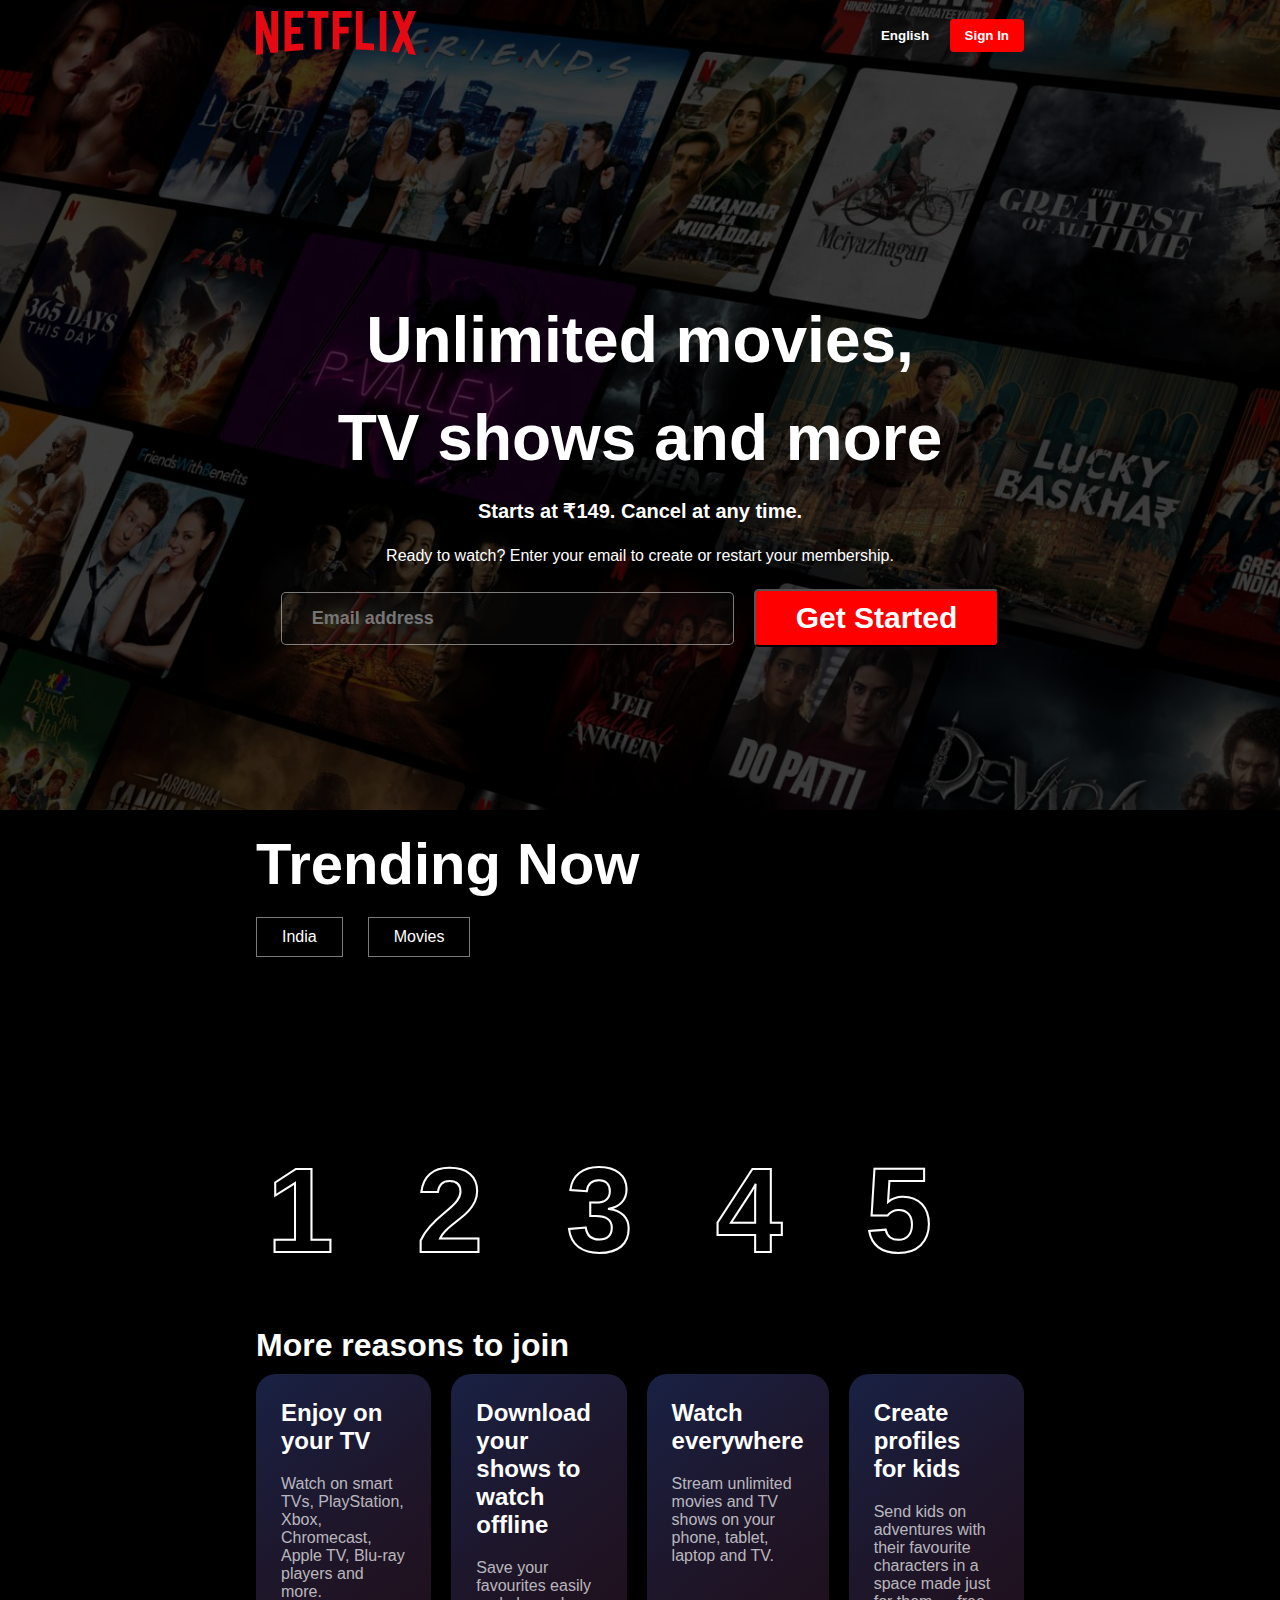
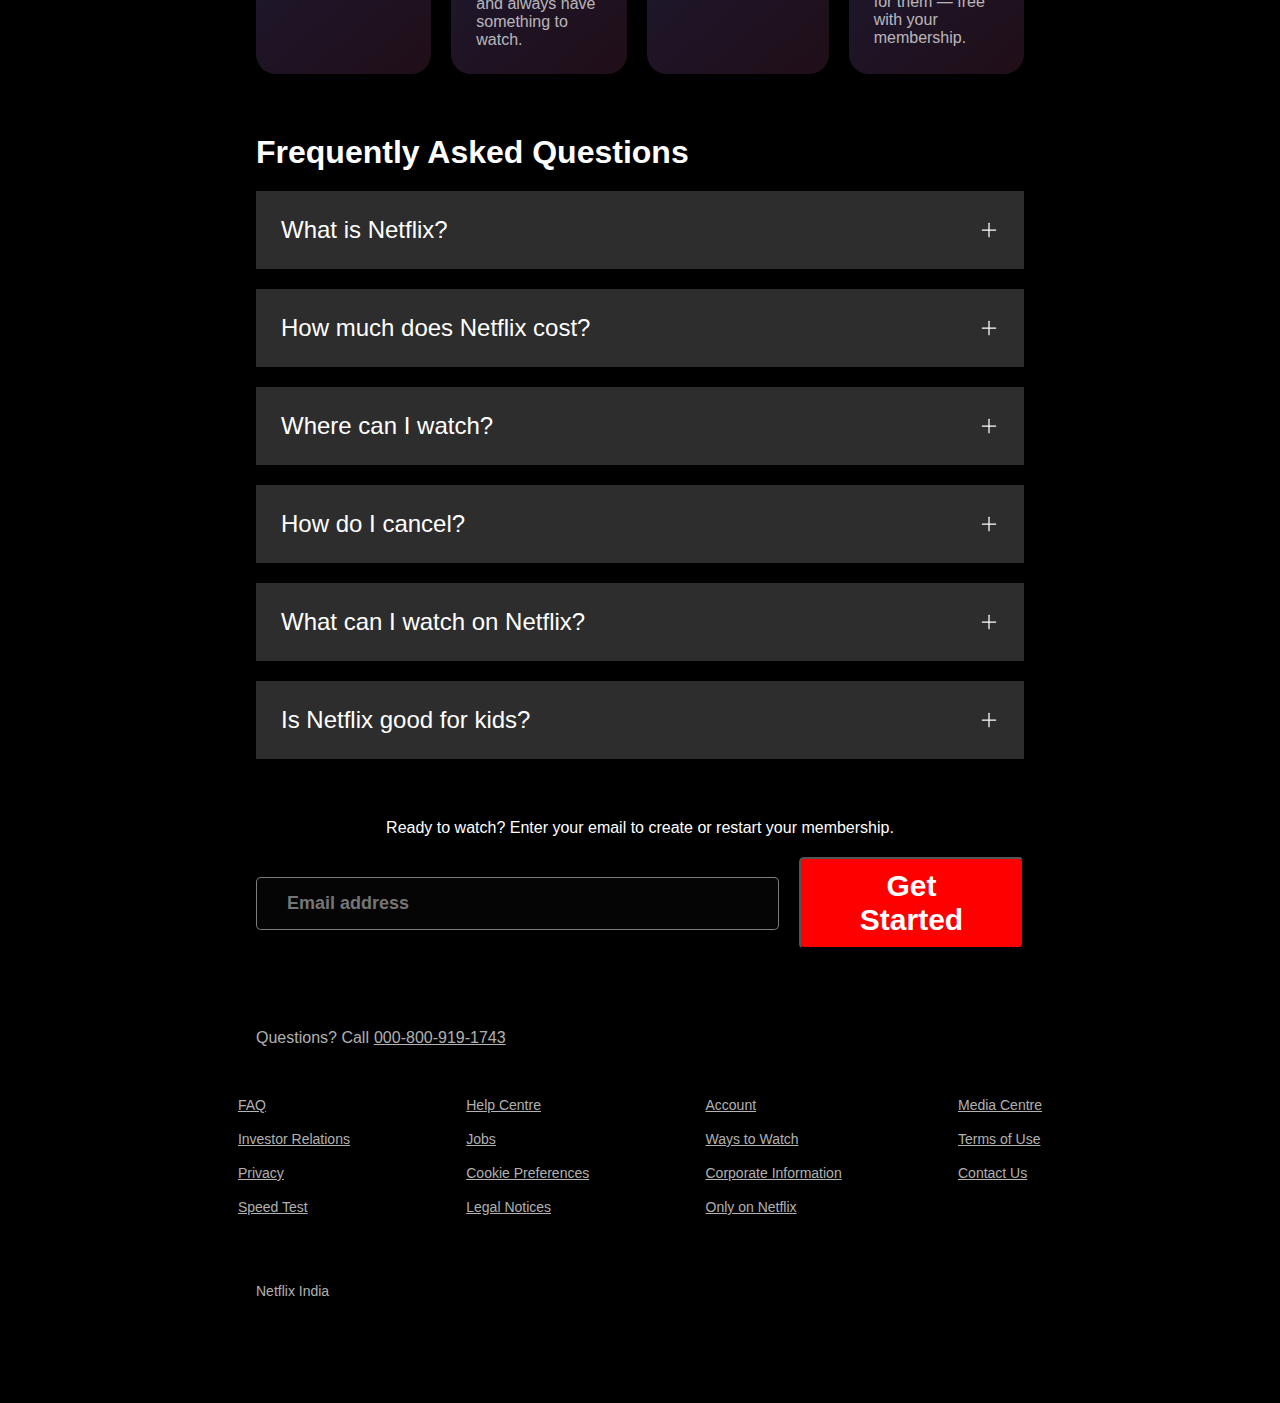
<file: Netflix clone/index.html>
<!DOCTYPE html>
<html lang="en">

<head>
    <meta charset="UTF-8">
    <meta name="viewport" content="width=device-width, initial-scale=1.0">
    <title>Netflix India – Watch TV Shows Online, Watch Movies Online</title>
    <link rel="stylesheet" href="styles.css">
    <link rel="icon" type="image/png" href="favicon.ico">
</head>

<body>
    <div class="main">
        <nav>
            <span><img src="logo.svg" width="150"></span>
            <div class="btn">
                <button class="eng">English</button>
                <button>Sign In</button>
            </div>
        </nav>
        <div class="box">
            <!-- a black box -->
        </div>
        <div class="texts">
            <span>Unlimited movies, </span>
            <span>TV shows and more</span>
            <span> Starts at ₹149. Cancel at any time.</span>
            <span>Ready to watch? Enter your email to create or restart your membership. </span>

            <div class="email">
                <input type="email" placeholder="Email address">
                <button>Get Started </button>
            </div>

        </div>
    </div>
    <!-- a color line -->
    <!-- <div class="line1">
            
           </div>
           -->
    <section>

        <div class="tex">
            <h1>Trending Now</h1>

        </div>


        <!-- two button -->
        <div class="two-btn">
            <button class="buttons">India</button>
            <button class="buttons">Movies</button>
        </div>

        <div class="imagesecton">

            <div class="first-img ">
                <span class="first-font font">1</span>
            </div>

            <div class="first-img2">
                <span class="first-font2 font">2</span>

            </div>
            <div class="first-img3">
                <span class="first-font3 font">3</span>

            </div>
            <div class="first-img4">
                <span class="first-font4 font">4</span>

            </div>
            <div class="first-img5">
                <span class="first-font5 font">5</span>

            </div>
        </div>


        <div class="box-section">
            <h1 class="box-title">More reasons to join</h1>

            <div class="designofbox">
                <div class="boxes1">
                    <h3 class="box1text">Enjoy on your TV</h3>
                    <p class="pbox1text">Watch on smart TVs, PlayStation, Xbox, Chromecast, Apple TV, Blu-ray players
                        and more.</p>

                </div>


                <div class="boxes2">
                    <h3 class="box1text">Download your shows to watch offline</h3>
                    <p class="pbox1text">Save your favourites easily and always have something to watch.</p>
                </div>


                <div class="boxes3">
                    <h3 class="box1text">Watch everywhere</h3>
                    <p class="pbox1text">Stream unlimited movies and TV shows on your phone, tablet, laptop and TV.</p>
                </div>


                <div class="boxes4">
                    <h3 class="box1text">Create profiles for kids</h3>
                    <p class="pbox1text">Send kids on adventures with their favourite characters in a space made just
                        for them — free with your membership.</p>
                </div>


            </div>
        </div>
    </section>

    <section class="rect">

        <h2>Frequently Asked Questions</h2>
        <div class="recttitle">What is Netflix?
            <svg xmlns="http://www.w3.org/2000/svg" viewBox="0 0 24 24" width="20" height="20" color="white"
                fill="none">
                <path d="M12 4V20" stroke="currentColor" stroke-width="1.5" stroke-linecap="round"
                    stroke-linejoin="round" />
                <path d="M4 12H20" stroke="currentColor" stroke-width="1.5" stroke-linecap="round"
                    stroke-linejoin="round" />
            </svg>
        </div>
        <div class="recttitle">How much does Netflix cost?
            <svg xmlns="http://www.w3.org/2000/svg" viewBox="0 0 24 24" width="20" height="20" color="white"
                fill="none">
                <path d="M12 4V20" stroke="currentColor" stroke-width="1.5" stroke-linecap="round"
                    stroke-linejoin="round" />
                <path d="M4 12H20" stroke="currentColor" stroke-width="1.5" stroke-linecap="round"
                    stroke-linejoin="round" />
            </svg>
        </div>
        <div class="recttitle">Where can I watch?
            <svg xmlns="http://www.w3.org/2000/svg" viewBox="0 0 24 24" width="20" height="20" color="white"
                fill="none">
                <path d="M12 4V20" stroke="currentColor" stroke-width="1.5" stroke-linecap="round"
                    stroke-linejoin="round" />
                <path d="M4 12H20" stroke="currentColor" stroke-width="1.5" stroke-linecap="round"
                    stroke-linejoin="round" />
            </svg>
        </div>
        <div class="recttitle">How do I cancel?
            <svg xmlns="http://www.w3.org/2000/svg" viewBox="0 0 24 24" width="20" height="20" color="white"
                fill="none">
                <path d="M12 4V20" stroke="currentColor" stroke-width="1.5" stroke-linecap="round"
                    stroke-linejoin="round" />
                <path d="M4 12H20" stroke="currentColor" stroke-width="1.5" stroke-linecap="round"
                    stroke-linejoin="round" />
            </svg>
        </div>
        <div class="recttitle">What can I watch on Netflix?
            <svg xmlns="http://www.w3.org/2000/svg" viewBox="0 0 24 24" width="20" height="20" color="white"
                fill="none">
                <path d="M12 4V20" stroke="currentColor" stroke-width="1.5" stroke-linecap="round"
                    stroke-linejoin="round" />
                <path d="M4 12H20" stroke="currentColor" stroke-width="1.5" stroke-linecap="round"
                    stroke-linejoin="round" />
            </svg>
        </div>
        <div class="recttitle">Is Netflix good for kids?
            <svg xmlns="http://www.w3.org/2000/svg" viewBox="0 0 24 24" width="20" height="20" color="white"
                fill="none">
                <path d="M12 4V20" stroke="currentColor" stroke-width="1.5" stroke-linecap="round"
                    stroke-linejoin="round" />
                <path d="M4 12H20" stroke="currentColor" stroke-width="1.5" stroke-linecap="round"
                    stroke-linejoin="round" />
            </svg>
        </div>

    </section>


    <section class="mailsection">
        <p>Ready to watch? Enter your email to create or restart your membership.</p>
        <div class="email1">
            <input type="email" placeholder="Email address">
            <button>Get Started </button>
        </div>
    </section>


    <div class="footer1">
        <p class="call">Questions? Call</p>
        <p class="number">000-800-919-1743 </p>
    </div>

    <footer>
        <div class="pr">

            <div class="get">

                <p>FAQ</p><br>
                <p>Investor Relations</p><br>
                <p>Privacy</p><br>
                <p>Speed Test</p><br>
            </div>


            <div class="get">

                <p>Help Centre</p><br>
                <p>Jobs</p><br>
                <p>Cookie Preferences</p><br>
                <p>Legal Notices</p>
            </div>
            <div class="get">

                <p>
                    Account</p><br>
                <p>
                    Ways to Watch</p><br>
                <p>
                    Corporate Information</p><br>
                <p>
                    Only on Netflix</p><br>

            </div>

            <div class="get">

                <p>
                    Media Centre</p><br>
                <p>
                    Terms of Use</p><br>
                <p>
                    Contact Us</p><br>


            </div>
            
        </div>
        <p class="last">Netflix India</p><br><br><br>
        <div class="bar"></div>

    </footer>

</body>

</html>
</file>
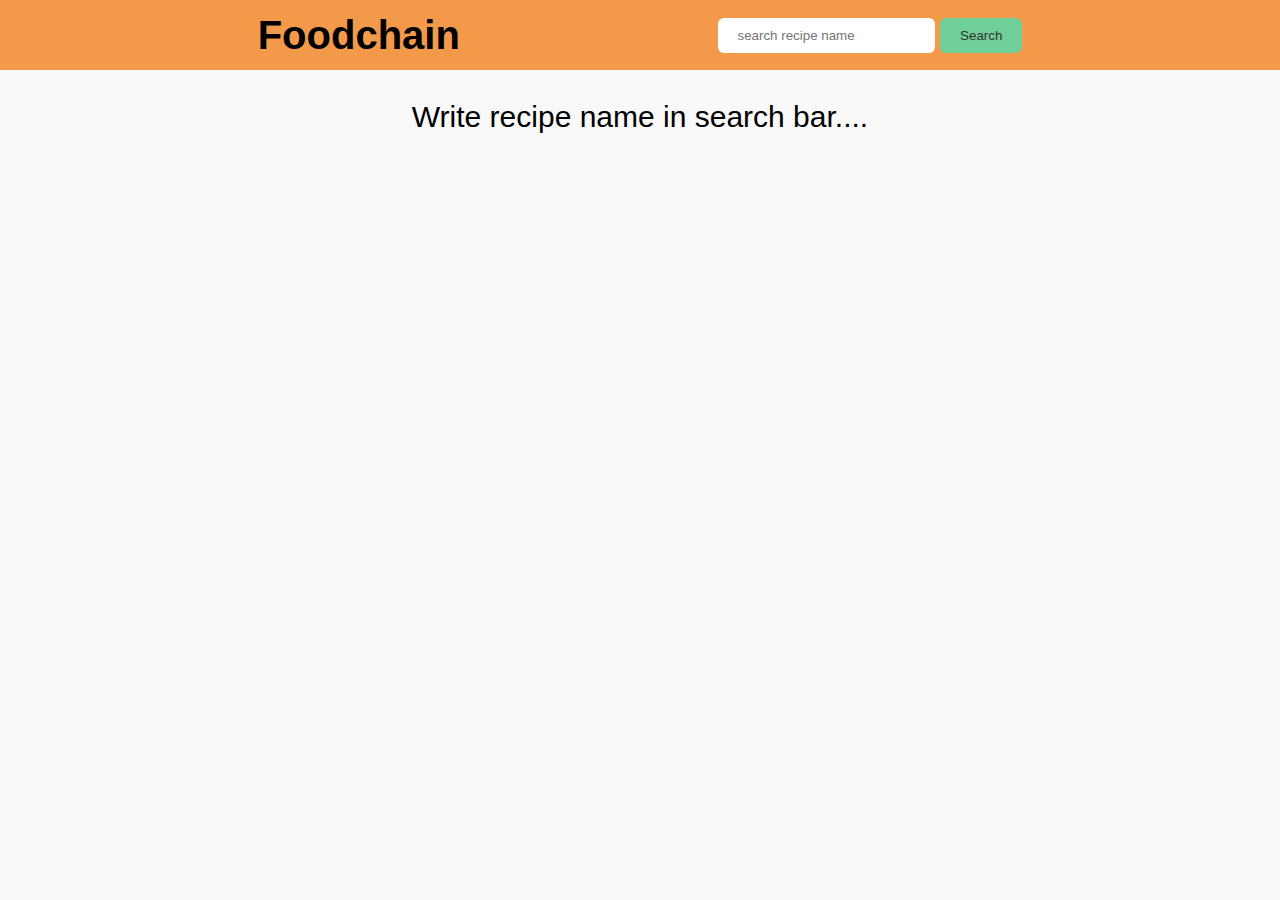
<file: recipe using api/index.html>
<!DOCTYPE html>
<html lang="en">

<head>
    <meta charset="UTF-8">
    <meta name="viewport" content="width=z , initial-scale=1.0">
    <title>Recipe site</title>
    <link rel="stylesheet" href="styles.css">
</head>

<body>
    <nav>
        <h1>Foodchain</h1>
        <form>
            <input type="text" class="searchbar" placeholder="search recipe name">
            <button class="clickbtn" type="submit">Search</button>

        </form>
    </nav>

    <main>
        <div class="recipemodule">Write recipe name in search bar....</div>
        <div class="recipe-instn">
            <button type="button" class="btn-close">*</button>
            <div class="recipe-details"></div>
        </div>
    </main>

    <script src="script.js"></script>
</body>

</html>
</file>
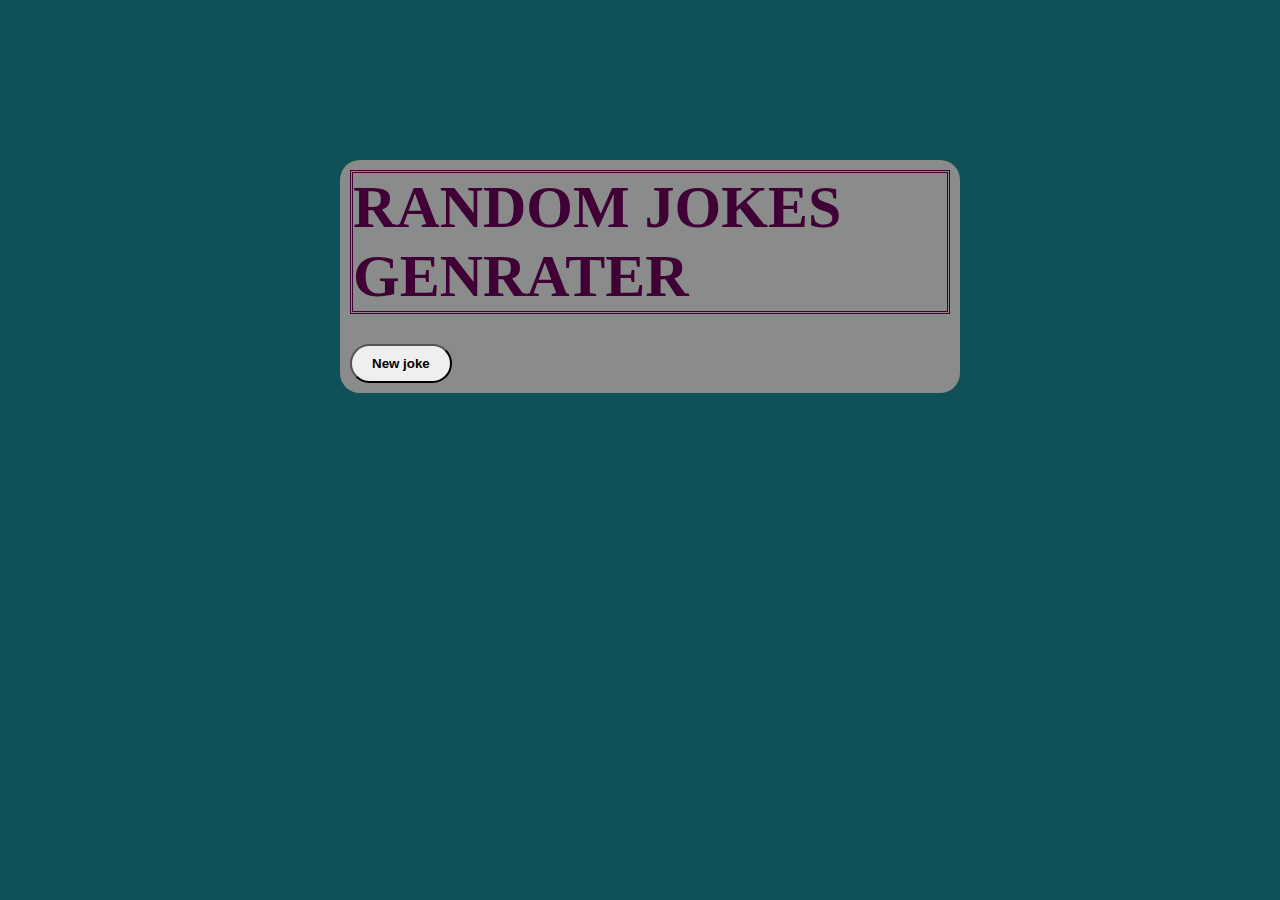
<file: jokes projrcct/jokes.html>
<!DOCTYPE html>
<html lang="en">
<head>
    <meta charset="UTF-8">
    <meta name="viewport" content="width=device-width, initial-scale=1.0">
    <title>Random jokes</title>
    <link rel="stylesheet" href="jokes.css">
</head>
<body>
<div class="modual">
    <h1>RANDOM JOKES GENRATER </h1>

    <div id="joke"> </div>
    <button onclick="pitara()" class="j1"><p>New joke</p></button>

</div>
    
    <script src="jokes.js"></script>
</body>
</html>
</file>
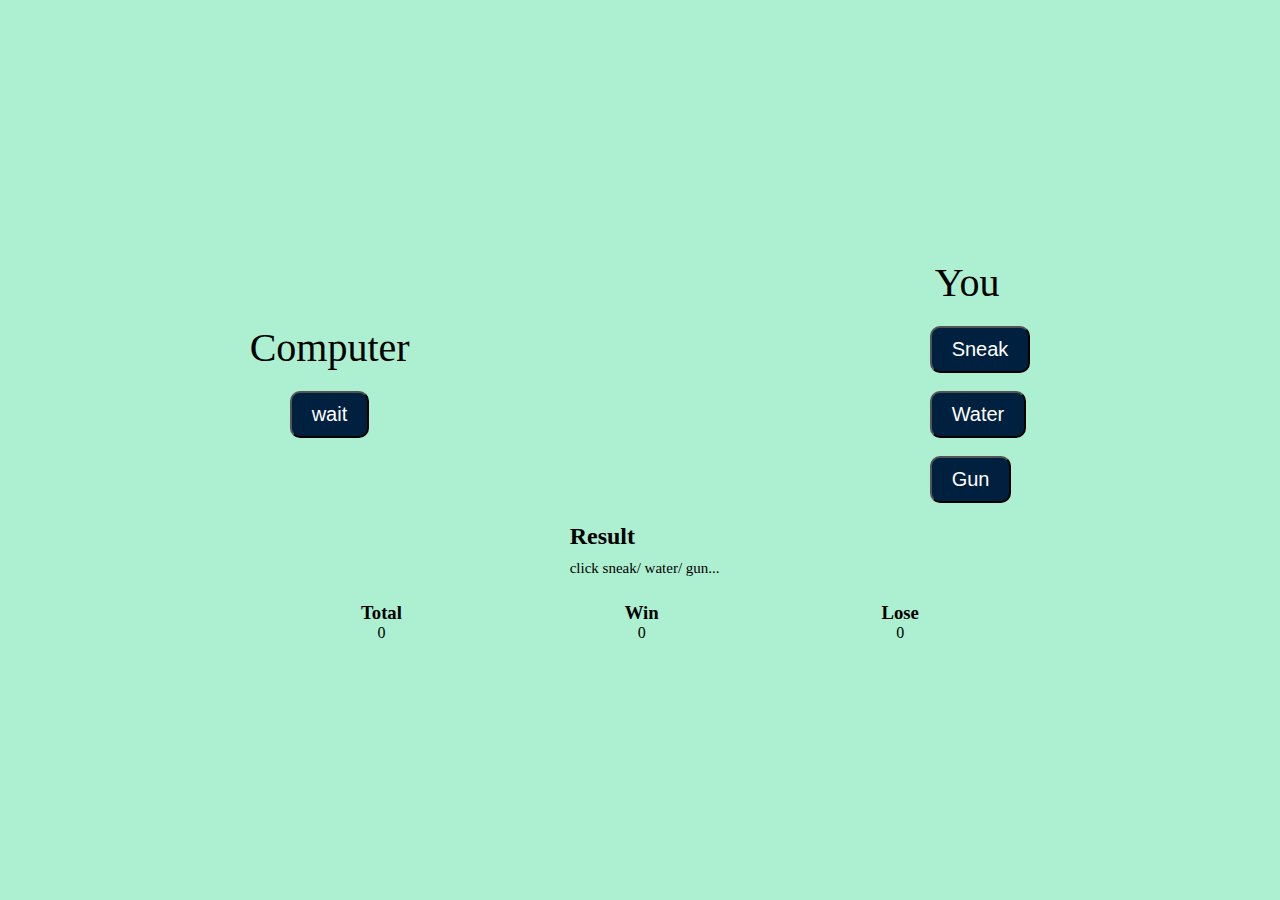
<file: sneak/sneak.html>
<!DOCTYPE html>
<html lang="en">
<head>
    <meta charset="UTF-8">
    <meta name="viewport" content="width=device-width, initial-scale=1.0">
    <title>sneak water gun game</title>
    <link rel="stylesheet" href="sneak.css">
</head>
<body>
        <div class="wholeconatiner">
                <div class="conainer">
                    
                    <!-- computer side box -->
                    <div class="Firstbox">
                        <h1>Computer</h1>
                        <button id="randomvalue">wait</button> 
                    
                    </div>

                        <div class="right">
                            <h1>You</h1>
                            <div class="rightoption">
                                <button id="sneak">Sneak</button><br><br>
                                <button id="water">Water</button><br><br>
                                <button id="gun">Gun</button>
                            </div>
                            
                        </div>
                </div>

                <!-- result section for wi or lose -->
                 
                <div class="resuleside">
                    <h2>Result</h2>
                    <p id="result1">click sneak/ water/ gun...</p>
                </div>

                <div class="result2marks">
                        <div class="total">
                            <h3>Total</h3>
                            <p id="total">0</p>
                        </div>

                        <div class="win">
                            <h3>Win</h3>
                            <p id="win">0</p>
                        </div>



                        <div class="lose">
                            <h3>Lose</h3>
                            <p id="lose">0</p>
                        </div>



                </div>

        </div>

        
    <script src="sneak.js"></script>
</body>
</html>
</file>
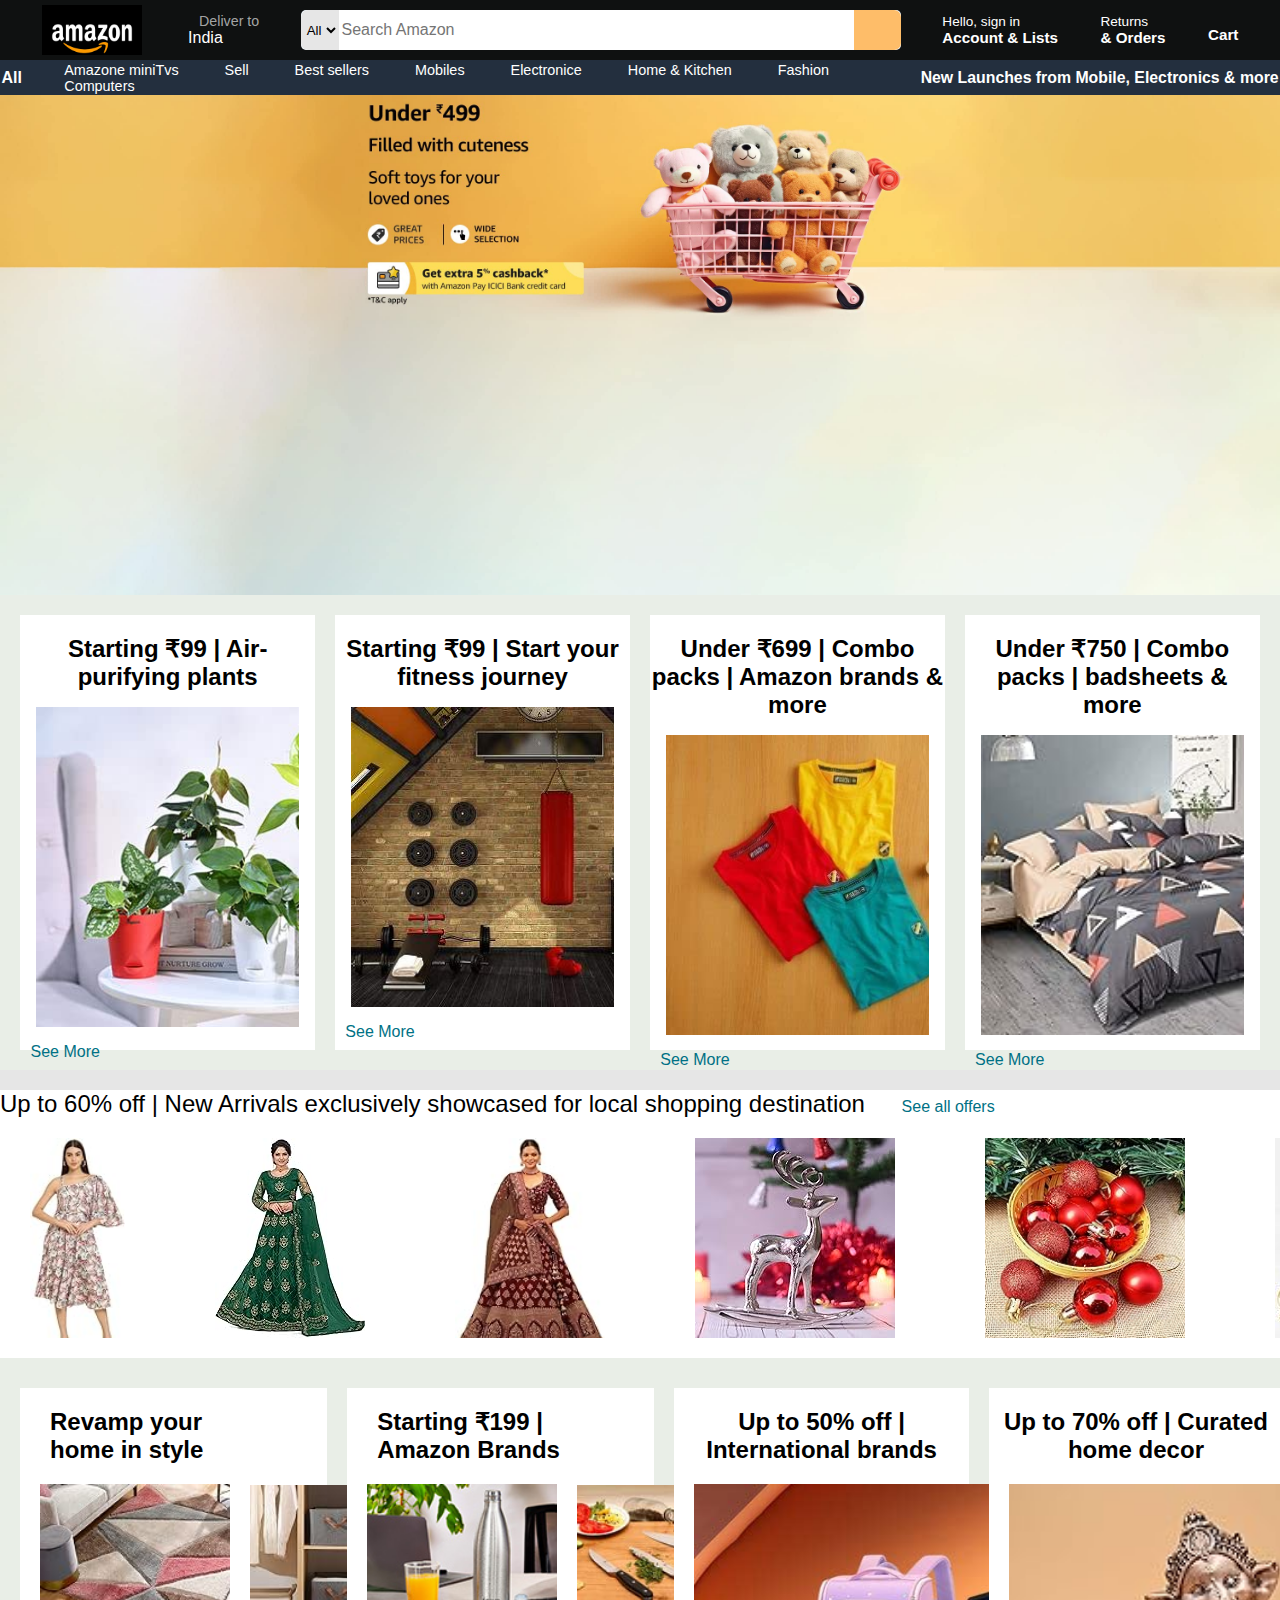
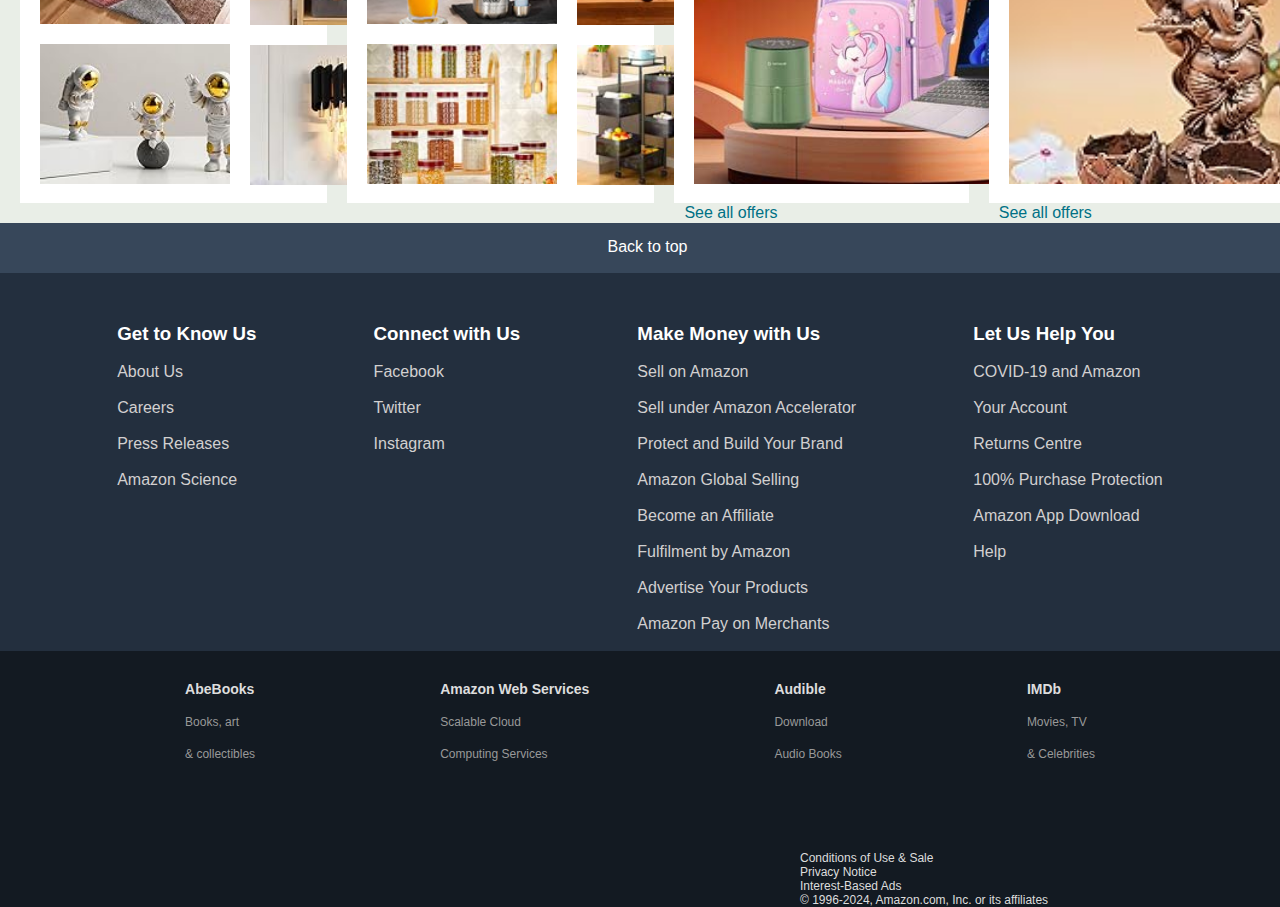
<file: Amazone clone/Amazone - Clone/page.html>
<!DOCTYPE html>
<html lang="en">
<head>
    <meta charset="UTF-8">
    <meta name="viewport" content="width=device-width, initial-scale=1.0">
    <title>Amazone</title>
    <link rel="stylesheet" href="https://cdnjs.cloudflare.com/ajax/libs/font-awesome/6.5.1/css/all.min.css" integrity="sha512-DTOQO9RWCH3ppGqcWaEA1BIZOC6xxalwEsw9c2QQeAIftl+Vegovlnee1c9QX4TctnWMn13TZye+giMm8e2LwA==" crossorigin="anonymous" referrerpolicy="no-referrer" >
    <link rel="stylesheet" href="page.css">
    <link rel="icon"  type="image/png" href="C:\Users\LENOVO\Desktop\Amazone\web top img.png">
</head>
<body>

    <header>
       
        <div class="navbar ">
                <div class="nav-logo border">

                    <div class="logo"></div>

                </div>

                <div class="nav-address border">

                         <p class="add-f">Deliver to </p>

                    <div class="l-logo">

                            <i class="fa-solid fa-location-dot"></i>
                            <p class="add-s">India</p>
                    </div>
            </div>

                    <div class="navsearch">

                            <select class="search-all">
                                <option>All</option>
                            </select>

                            <input placeholder="Search Amazon" class="search-in">
                    
                    
                        <div class="searchb">
                            <i class="fa-solid fa-magnifying-glass"></i>
                        </div>
                    </div>



                        <div class="sign-f border">
                            <p class="f">Hello, sign in</p>
                            <p class="s">Account & Lists</p>
                        </div>


                            
                        <div class="sign border">
                            <p class="a">Returns</p>
                            <p class="b">& Orders</p>
                        </div>

                        <div class="cart-n border">
                            <i class="fa-solid fa-cart-shopping"></i>
                            Cart
                        </div>
        </div>

        <div class="pannle">
            <div class="pannal-all border">
                <i class="fa-solid fa-bars"></i>
                All

            </div>
            <div class="pannel2ndbox ">
                <p class="border">Amazone miniTvs </p>
                <p class="border">Sell</p>
                <p class="border">Best sellers</p>
                <p class="border">Mobiles</p>
                <p class="border">Electronice</p>
                <p class="border">Home & Kitchen</p>
                <p class="border">Fashion</p>
                <p class="border">Computers</p>
            </div>

            <div class="lastpannel border">
                New Launches from Mobile, Electronics & more
            </div>


        </div>
    </header>

    <div class="color">
    <!-- from here hero section started -->
    <div class="hero">
        <!-- bg pic -->
    </div>

            <div class="box-section">
                        <div class="box1 box">
                            <h2 align="center">Starting ₹99 | Air-purifying plants</h2>
                            <div class="box-img" style="background-image: url('box1-img.jpg');"></div>
                            <p>See More</p>
    
                        </div>
                   
                    <div class="box2 box">
                        <h2 align="center">Starting ₹99 | Start your fitness journey</h2>
                        <div class="box2-img" style="background-image: url('box2-img.jpg');"></div>
                        <p>See More</p>
                    </div>


                    <div class="box3 box">
                        <h2 align="center">Under ₹699 | Combo packs | Amazon brands & more</h2>
                        <div class="box3-img" style="background-image: url('box-3img.jpg');"></div>
                        <p>See More</p>
                    </div>
                    <div class="box4 box">
                        <h2 align="center">Under ₹750 | Combo packs | badsheets & more</h2>
                        <div class="box-4img" style="background-image: url('img4box4.jpg');"></div>
                        <p >See More</p>
                    </div>
                </div>   

       
            
            <div class="large-section">
                
                <div class="l"><p></p>Up to 60% off | New Arrivals exclusively showcased for local shopping destination   <a>See all offers</a></p> 
                <div class="flex">
                        <p class="l1b" style="background-image: url('l1img.jpg');"></p>
                        <p class="l2b" style="background-image: url('l2img.jpg');"></p>
                        <p class="l3b" style="background-image: url('l3img.jpg');"></p>
                        <p class="l4b" style="background-image: url('l4img.jpg');"></p>
                        <p class="l5b" style="background-image: url('l5img.jpg');"></p>
                        <p class="l6b" style="background-image: url('l6img.jpg');"></p>
                        <p class="l7b" style="background-image: url('l7img.jpg');"></p>
                </div>
            </div>
   
</div>

    <div class="fix">
            <div class="pic4box">
                <div class="pic2box">
                    <h2 >Revamp your home in style</h2>
                    <p style="background-image: url('img_1box_into4img.jpg');"></p>
                    <p style="background-image: url('img_2box_into4img.jpg');"></p>
               
                </div>
                <div class="pic2">
                    <p  class="pic" style="background-image: url('img_3box_into4img.jpg');"></p>
                    <p  class="img" style="background-image: url('img_4box_into4img.jpg');"></p>
                </div>
            
                
            </div>

            <div class="pic4box">
                <div class="pic2box">
                    <h2>Starting ₹199 | Amazon Brands </h2>
                    <p style="background-image: url('box2nd\ pic1.jpg');"></p>
                    <p style="background-image: url('box2nd\ pic2.jpg');"></p>
               
                </div>
                <div class="pic2">
                    <p  class="pic" style="background-image: url('box2nd\ pic3.jpg');"></p>
                    <p  class="img" style="background-image: url('box2nd\ pic4.jpg');"></p>
                </div>



            
                
            </div>
        

        
        <div class="bigimg">
            <h2 align="center">Up to 50% off | International brands</h2>
            <div class="i-img" style="background-image:url('bagimg.jpg');"></div>
            <p class="z">See all offers</p>

       </div>


        <div class="bigimg">
            <h2 align="center">Up to 70% off | Curated home decor</h2>
            <div class="i-img" style="background-image:url('ganuji.jpg');"></div>
         <p class="z">See all offers</p>

        </div>

    </div>


        



    <div class="bar1st">

       <p class="text">Back to top</p>
    </div>

    <div class="pr">

            <div class="get">
                <p align="center"><h3>Get to Know Us</h3></p><br>
                <p>About Us</p><br>
                <p>Careers</p><br>
                <p>Press Releases</p><br>
                <p>Amazon Science</p><br>
            </div>


            <div class="get">
                <p align="center"><h3>Connect with Us</h3></p><br>
                <p>Facebook</p><br>
                <p>Twitter</p><br>
                <p>Instagram</p><br>
                
            </div>

            
            <div class="get">
                <p align="center"><h3> Make Money with Us</h3></p><br>
                <p> Sell on Amazon</p><br>
                <p> Sell under Amazon Accelerator</p><br>
                <p> Protect and Build Your Brand</p><br>
                <p>Amazon Global Selling</p><br>
                <p>Become an Affiliate</p><br>
                <p>Fulfilment by Amazon</p><br>
                <p>Advertise Your Products</p><br>
                <p>Amazon Pay on Merchants</p><br>
            </div>

            <div class="get">
                <p align="center"><h3>Let Us Help You</h3></p><br>
                <p> COVID-19 and Amazon</p><br>
                <p> Your Account</p><br>
                <p>Returns Centre </p><br>
                <p>100% Purchase Protection</p><br>
                <p>Amazon App Download</p><br>
                <p>Help</p><br>
               
            </div>
    </div>        


            <!-- last bar  -->
            <div class="last">
                    <div class="barlast ">
                        <p><h4>AbeBooks</h4></p><br>
                        <p>Books, art</p><br>
                        <p>& collectibles</p><br>
                       
                    </div>


                    <div class="barlast ">
                        <p><h4>Amazon Web Services</h4></p><br>
                        <p>Scalable Cloud</p><br>
                        <p>Computing Services</p><br>
                       
                    </div>


                    <div class="barlast ">
                        <p><h4>  Audible </h4></p><br>
                        <p>Download</p><br>
                        <p>Audio Books</p><br>
                       
                    </div>


                    <div class="barlast ">
                        <p><h4> IMDb</h4></p><br>
                        <p>Movies, TV</p><br>
                        <p>& Celebrities</p><br>
                       
                    </div>

                    
                    



            </div>


        <div class="n">
            <div class="h">
                <p>Conditions of Use & Sale </p>
                <p>Privacy Notice</p>
                <p>Interest-Based Ads </p>
                <p>© 1996-2024, Amazon.com, Inc. or its affiliates  </p>
               
            </div>

        </div>
           
           
           
           
          

     

           
            
            
    
        

    

            

</div>  
</body>
</html>
</file>
<file: Netflix clone/styles.css>
@import url('https://fonts.googleapis.com/css2?family=Edu+AU+VIC+WA+NT+Pre:wght@500&family=Martel+Sans:wght@200;300;400;600;700;800;900&display=swap');

* {
    margin: 0;
    padding: 0;
    font-family: 'Poppins', sans-serif;
}

body {
    background-color: black;
}

.main {
    background-image: url(bg.jpg);
    height: 90vh;
    position: relative;
    background-position: center center;
    background-repeat: no-repeat;
    background-size: max(1900px, 100vw);
    background-position: cover;
}

.main .box {
    height: 90vh;
    width: 100%;
    background-color: black;
    opacity: 0.69;
    position: absolute;
    top: 0;
}

nav {
    display: flex;
    align-items: center;
    justify-content: space-between;
    max-width: 60vw;
    margin: auto;
    height: 70px;
}

nav img {
    color: rgb(229, 9, 20);
    width: 160px;
    position: relative;
    z-index: 10;
}

nav .btn {
    position: relative;
    z-index: 10;

}

.texts {
    font-family: 'Martel Sans', sans-serif;
    height: 100%;
    display: flex;
    align-items: center;
    justify-content: center;
    flex-direction: column;
    color: white;
    position: relative;
    gap: 24px;
    padding: 0 30px;
}

.texts> :first-child {
    font-weight: 900;
    font-size: 64px;
    text-align: center;

    /* line-height: 80px; */
}

.texts> :nth-child(2) {
    font-weight: 900;
    font-size: 64px;
    text-align: center;


    /* line-height: 80px; */
}

.texts> :nth-child(3) {
    font-weight: 600;
    font-size: 20px;
    text-align: center;

    /* line-height: 80px; */
}

.texts>:nth-child(4) {
    font-weight: 500;
    font-size: 16px;
    text-align: center;

    /* line-height: 80px; */
}

/* navbar button padding */

.btn button {
    padding: 9px 15px;
    font-weight: 700;
    border-radius: 4px;
    border-color: rgba(0, 0, 0, 0);
    ;
}

/* 1st button  */
.eng {
    font-weight: 900;
    /* background-color: rgba(23,23,23,0.2); */
    background: transparent;
    color: white;
    border-radius: 5px;
    border: 1px solid rgb(255, 255, 255);

}

/* 2nd button */
.btn :nth-child(2) {
    background-color: red;
    border-style: none;
    color: white;
}

/* get started styling */
.email {
    display: flex;
    align-items: center;
    justify-content: center;
    gap: 20px;
}

.email button {
    background-color: red;
    padding: 10px 40px;
    font-weight: 600;
    color: white;
    font-size: 30px;
    border-radius: 5px;
}

.email input {
    padding: 15px 180px 15px 30px;
    font-weight: 700;
    background-color: rgba(23, 23, 23, 0.2);
    font-size: 18px;
    border-radius: 5px;
    border: 1px solid rgba(255, 255, 255, 0.477);

}

/* a color line */
.line1 {
    background: linear-gradient(to right, rgba(33, 13, 22, 1) 16%, rgba(184, 40, 105, 1), rgba(229, 9, 20, 1), rgba(184, 40, 105, 1), rgba(33, 13, 22, 1) 84%);
    height: 70px;
    width: 100%;
    border-top-left-radius: 50% 100%;
    border-top-right-radius: 50% 100%;
    /* margin-top: -95px; */

    /* content: '';
    position: absolute;
    top: 0;
    right: 0;
    bottom: 0;
    left: 0;
    z-index: -1;
    margin-top: -.25rem;
    border-radius: inherit;
    */
}

/* section part  */
section {
    align-items: center;
    justify-content: space-between;
    max-width: 60vw;
    margin: auto;
}

.tex {
    /* display: flex;
    align-items: center;
    justify-content: space-between;
    max-width: 60vw;
    margin: auto; */
    margin-top: 20px;
    color: white;
    font-size: 29px;
    /* font-weight: 800; */
}

.two-btn {
    display: flex;
    align-items: center;
    /* justify-content: space-between; */
    max-width: 60vw;
    gap: 25px;
    margin: auto;
    margin-top: 20px;
}

.buttons {
    padding: 10px 25px 10px 25px;
    font-size: 16px;
    font-weight: 400;
    background: transparent;
    color: white;
    border: 1px solid rgba(255, 255, 255, 0.477);
}

.buttons img {
    /* color: white; */
    background-color: white;
}

/* img series section */

.imagesecton {
    display: flex;

    gap: 20px;
    padding: 20px;

}

.font {
    -webkit-text-stroke: 2px white;

}



.first-img {
    background-image: url("https://occ-0-4100-2186.1.nflxso.net/dnm/api/v6/mAcAr9TxZIVbINe88xb3Teg5_OA/[base64].webp?r=e1d");
    background-size: contain;
    background-repeat: no-repeat;
    background-position: center;
    width: 400px;
    height: 300px;
    position: relative;
    border-radius: 20px;

}


.first-font {

    font-size: 50px;
    position: absolute;
    top: 164px;
    left: -9px;
    font-size: 120px;
    color: black;
    font-weight: 700;
    text-shadow: 0 0 1.5rem rgba(0, 0, 0, 0.5);

}

/* for second picture of series */


.first-img2 {
    background-image: url("https://occ-0-4100-2186.1.nflxso.net/dnm/api/v6/mAcAr9TxZIVbINe88xb3Teg5_OA/[base64].webp?r=201");
    background-size: contain;
    background-repeat: no-repeat;
    background-position: center;
    width: 400px;
    height: 300px;
    position: relative;
    border-radius: 20px;
    text-shadow: 0 0 1.5rem rgba(0, 0, 0, 0.5);

}


.first-font2 {

    font-size: 50px;
    position: absolute;
    top: 164px;
    left: -9px;
    font-size: 120px;
    color: black;
    font-weight: 700;

}


/* for 3rd img */

.first-img3 {
    background-image: url("https://occ-0-4100-2186.1.nflxso.net/dnm/api/v6/mAcAr9TxZIVbINe88xb3Teg5_OA/[base64].webp?r=bf7");
    background-size: contain;
    background-repeat: no-repeat;
    background-position: center;
    width: 400px;
    height: 300px;
    position: relative;
    border-radius: 20px;

}


.first-font3 {

    font-size: 50px;
    position: absolute;
    top: 164px;
    left: -9px;
    font-size: 120px;
    color: black;
    font-weight: 700;
    text-shadow: 0 0 1.5rem rgba(0, 0, 0, 0.5);
}


/* for 4th img */

.first-img4 {
    background-image: url("https://occ-0-4100-2186.1.nflxso.net/dnm/api/v6/mAcAr9TxZIVbINe88xb3Teg5_OA/[base64].webp?r=978");
    background-size: contain;
    background-repeat: no-repeat;
    background-position: center;
    width: 400px;
    height: 300px;
    position: relative;
    border-radius: 20px;
}


.first-font4 {

    font-size: 50px;
    position: absolute;
    top: 164px;
    left: -9px;
    font-size: 120px;
    color: black;
    font-weight: 700;
    text-shadow: 0 0 1.5rem rgba(0, 0, 0, 0.5);
}

/* for 5th img */

.first-img5 {
    background-image: url("https://occ-0-4100-2186.1.nflxso.net/dnm/api/v6/mAcAr9TxZIVbINe88xb3Teg5_OA/[base64].webp?r=ff5");
    background-size: contain;
    background-repeat: no-repeat;
    background-position: center;
    width: 400px;
    height: 300px;
    position: relative;
    border-radius: 20px;
}


.first-font5 {

    font-size: 50px;
    position: absolute;
    top: 164px;
    left: -9px;
    font-size: 120px;
    color: black;
    font-weight: 700;
    text-shadow: 0 0 1.5rem rgba(0, 0, 0, 0.5);
    /* stroke:2px  white solid; */

}


/* box section style */

.box-title {
    color: white;
    font-size: 32px;
    font-weight: 700;
    margin-top: 30px;
}

.boxes1 {
    background: linear-gradient(9500deg, #192144, #1e162a, #200e18);
    height: 300px;
    width: 800px;
    border-radius: 20px;
}

/* box1 text design */

/* h3 tag design */
.box1text {
    align-content: center;
    justify-content: center;
    /* text-align: center; */
    /* flex-direction: column; */
    color: white;
    padding: 25px 25px 25px 25px;
    font-weight: 700;
    font-size: 24px;
}


/* p tag design */
.pbox1text {
    padding: 25px 25px;
    margin-top: -30px;
    color: rgba(255, 255, 255, 0.7);
    font-weight: 400;
    font-size: 16px;
}

.boxes2 {
    background: linear-gradient(9500deg, #192144, #1e162a, #200e18);
    height: 300px;
    width: 800px;
    border-radius: 20px;
}

.boxes3 {
    background: linear-gradient(9500deg, #192144, #1e162a, #200e18);
    height: 300px;
    width: 800px;
    border-radius: 20px;
}

.boxes4 {
    background: linear-gradient(9500deg, #192144, #1e162a, #200e18);
    height: 300px;
    width: 800px;
    border-radius: 20px;
}


.designofbox {
    margin-top: 10px;
    display: flex;
    gap: 20px;

}

/* quetion sections */
.rect h2{
    color: white;
    font-size: 32px;
    margin-top: 60px;
    font-weight: 700;
}

.recttitle{
    /* height: 100px; */ 
    padding: 25px 25px;
    max-width: 60vw;
    margin: auto;
    background-color: #2d2d2d;
    color: white;
    align-items: center;
    margin-top: 20px;
    display: flex;
    font-size: 24px;
    font-weight: 400;
    justify-content: space-between;
    cursor: pointer;
}

.recttitle:hover{
    transition: all 0.5s ease-out;
    background-color: #3f3f3f;
}
.recttitle svg{
    size: 200px;
}

/* mail section */

.mailsection p{
    justify-content: center;
    /* align-items: center; */
    text-align: center;
    color: white;
    margin-top: 60px;
    /* padding: 30px 30px; */
}

/* email last formate */

.email1 {
    display: flex;
    align-items: center;
    justify-content: center;
    gap: 20px;
}

.email1 button {
    margin-top: 20px;
    background-color: red;
    padding: 10px 30px;
    font-weight: 550;
    color: white;
    font-size: 30px;
    border-radius: 5px;
}

.email1 input {
    margin-top: 20px;
    padding: 15px 250px 15px 30px;
    font-weight: 650;
    background-color: rgba(23, 23, 23, 0.2);
    font-size: 18px;
    border-radius: 5px;
    border: 1px solid rgba(255, 255, 255, 0.477);

}

/* for footer section */

.footer1{
    display: flex;
    gap: 5px;
    font-weight: 400;
    font-size: 16px;
    max-width: 60vw;
    margin: auto;
    color: rgba(255, 255, 255, 0.7);
    margin-top: 80px;
  
}

.number{
      text-decoration-line: underline;
}

/* footer styles */


.pr{
    display: flex;  
    background-color: black; 
    /* color: white;    */
    justify-content: space-evenly;   
    /* margin-top: 1000px;    */
    max-width: 81vw;
    margin:  50px auto;
}
.get p {
    font-size: 14px;
   align-items: center;
   color: rgba(255, 255, 255, 0.7);
   cursor: pointer;
   text-decoration: underline;
}

.last{
    max-width: 60vw;
    margin: auto;
    color: rgba(255, 255, 255, 0.7);
    font-size: 14px;
}

.bar{
    height: 50px;
    width: 100%;
    background-color: black;
}

@media screen and (max-width: 820px){

    
    .main nav{
        max-width: 90vw;
        justify-content: space-between;
        margin: auto;
    }

    .main img{
        height: 10vh;
        width: 10vw;
    }
    

    .texts{
        margin-top: -90px;
    }

    .tex h1{

        font-size: 18px;
        font-weight: 500;
    }

    .two-btn{
        flex-direction: column;
        align-items: flex-start;
        max-width: 750px; 
        margin: 0 auto;
        
    }
    .buttons{
        width: 100%;
        /* margin-left: 0.75rem; */
        min-width: auto;
        text-align: left;
        border-radius: 5px;
        margin-top: 10px;
    
    }
    section{
        max-width: 750px; 
        margin: 0 auto;
    }

    .imagesecton{
        margin-top: -70px;
        width: 650px;
        /* margin-left: -20px; */
    }

    .first-img, .first-img2, .first-img3, .first-img4, .first-img5{
        /* height: 400px; */
        width: 500rem;
    }
  

    .first-font, .first-font2, .first-font3, .first-font4, .first-font5{
    top: 150px;
    left: -6px;
    font-size: 64px;
    }

    
    .box-section{
        margin-top: -70px;
       
    }
    .box-title{
        font-size: 18px;
    }

    .designofbox{
        flex-direction: column;
        /* max-width: 450px; */
       
    }
 
    .boxes1, .boxes2 , .boxes3, .boxes4 {
        width: 750px;
        height: 200px;
    }

  .rect h2{
    font-size: 18px;

  }

  .recttitle{
    max-width: 90vw;
  }
}
</file>
<file: recipe using api/styles.css>
* {
    padding: 0;
    margin: 0;
    box-sizing: border-box;
}

body {
    font-family: 'Franklin Gothic Medium', 'Arial Narrow', Arial, sans-serif;
    background-color: #F9F9F9;
}

nav {
    background-color: #F2994A;
    display: flex;
    align-items: center;
    justify-content: space-evenly;
    font-size: 20px;
    height: 70px;
}

.searchbar {
    padding: 10px 20px;
    border-radius: 6px;
    border-style: none;
}

.clickbtn {
    padding: 10px 20px;
    border-radius: 6px;
    border-style: none;
    background-color: #6FCF97;
    color: #333333;
    cursor: pointer;
}

.clickbtn:hover,
.btnabout:hover {
    background-color: #28d570;
    color: white;
    cursor: pointer;
}


/* main box content css */
.recipemodule {
    text-align: center;
    font-size: 30px;
    display: grid;
    grid-gap: 40px;
    width: 80%;
    grid-template-columns: repeat(auto-fit, minmax(300px, 1fr));
    margin: 20px auto;
    padding: 10px 10px;
    place-items: center;

}

/* box css */
.recipe {
    background-color: white;
    display: flex;
    flex-direction: column;
    border-radius: 20px;
    box-shadow: rgba(0, 0, 0, 0.35) 0px 5px 15px;
    max-width: 300px;
    cursor: pointer;
    margin-block: 5px;
    transition: transform 0.3s ease-in-out;

}

.recipe:hover {
    transform: scale(1.1);
}

.recipe p span {
    font-weight: 400;
    color: #535252;
    font-size: 25px;
}

.recipe p {
    font-size: 20px;
    color: #848383;
}

.recipe h3 {
    font-weight: 400;
    color: #848383;
    font-size: 20px;
}

.recipe span {
    font-size: 25px;
    color: #535252;
}

/* button styles */

.btnabout {
    background-color: red;
    padding: 10px 10px;
    margin: 18px auto;
    border-radius: 10px;
    border-style: none;
    background-color: #6FCF97;
    color: #333333;
}


.btn-close {
    height: 20px;
    width: 30px;
    font-size: 50px;
    margin-left: 90%;
    border-style: none;
    background-color: transparent;
    color: white;
    cursor: pointer;
}

/* css for popup menu  */
.recipe-instn {
    display: none;
    position: fixed;
    top: 50%;
    left: 50%;
    background-color: #e36d06;
    transform: translate(-50%, -50%);
    height: 60%;
    width: 30%;
    white-space:initial;
    overflow-y: scroll;
    padding: 20px 20px;
    border-radius: 20px;
    margin-top: 20px;
    color: white;
    font-style: italic;

}

.recipe-instn::-webkit-scrollbar {
    width: 10px;
    height: 20px;
}

.recipe-instn::-webkit-scrollbar-thumb {
    background-color: #c8c6c6;
    border-radius: 30px;
}

/* style of deatls in instn */

.meal{
    text-align: center;
    font-size: 30px;
    text-decoration: underline;
    margin-bottom: 20px;
}

.ingredent{
     text-align: center;
      text-decoration: underline;
    margin-bottom: 20px;
}

.instructions{
    text-align: center;
    margin-top: 20px;
    margin-bottom: 10px;
    text-decoration: underline;
}
</file>
<file: jokes projrcct/jokes.css>
*{
    margin: 0;
    padding: 0;
    
}

body{
  margin-left: 20px;
  background-color: #105057;
  /* background-color: #57186ad1; */
  /* 428998 */
  /* F3C4D6 */
}

.modual{
    margin: 10rem 20rem 10rem 20rem;
    padding: 10px 10px 10px 10px;
    border-radius: 20px 20px 20px 20px  ;
    background-color: #898C8B;
}


h1{
        font-weight: 900;
        /* margin-top: 30px; */
        font-size: 60px;
        margin-bottom: 20px;
        color: #400036;
        border-style: double;
}

#joke{
    margin-bottom: 30px;
    font-size: 40px;
    color: #F2E8DF;
   
}


.j1{
    padding: 10px 20px 10px 20px;
    border-radius: 20px;
}

.j1 p{
    font-weight: 600;

}

.j1:hover{
    background-color: black;
    color: whitesmoke;
}
</file>
<file: sneak/sneak.css>
*{
    margin: 0%;
    padding: 0%;
}

body{
    height: 100vh;
    width: 100%;
    display: flex;
    justify-content: center;
    align-items: center;
    background-color:#ADEFD1FF;
}



.conainer{
    display: flex;
    justify-content: space-around;
    align-items: center;
    
}

/* computer side style. */

.Firstbox{
     margin-right: 30rem;
}

.Firstbox h1{
    margin-bottom: 20px;
    font-size: 40px;
    color: black;
    font-weight: 200;
}

.Firstbox  button{
    border-radius: 10px;
    padding: 10px 20px 10px 20px ;
    text-align: center;
    cursor: pointer;
    margin-left: 40px;
    text-decoration: none;  
    font-size: 20px;
    color: white;
    background-color: #00203FFF;
}

.Firstbox  button:hover{
    background-color: rgb(26, 83, 140);
}

/* user side styling */

.right h1{
    margin-left: 45px;
    margin-bottom: 20px;
    font-size: 40px;
    color: black;
    font-weight: 200;
}

.rightoption button{
    border-radius: 10px;
    padding: 10px 20px 10px 20px ;
    text-align: center;
    cursor: pointer;
    margin-left: 40px;
    text-decoration: none;  
    font-size: 20px;
    color: white;
    background-color: #00203FFF;
}

.rightoption button:hover{

    background-color: rgb(26, 83, 140);
    
}

/* reslut side styling */

.resuleside h2{
             text-decoration: 200;
             align-items: center;
             margin-left: 20rem;
             margin-top: 20px;
}

.resuleside p{
             align-items: center;
             margin-left: 20rem;
             margin-top: 10px;
             font-size: 15px;
}

/* total win lose styling */

.result2marks{
    
    display: flex;
    justify-content: space-around;
    align-items: center;
    margin-top: 25px;
}


.result2marks p{
        text-align: center;
}
</file>
<file: Amazone clone/Amazone - Clone/page.css>
*{
    margin: 0;
    font-family: Arial;
    border: border-box;
}

.navbar{
    height: 60px;
    background-color: #0f1111;
    color: white;
    display:flex; 
    align-items: center;
    justify-content: space-evenly;
    cursor: pointer;

    /* position: fixed; 
  width: 100%; 
  overflow: hidden;
  z-index: 1000; */

}

.nav-logo{
    height: 50px;
    width: 100px;
}

.logo{
    background-image: url(logo\ 4\ amazone.png);
    background-size: cover;
    height: 50px;
    width: 100%;
}

.border{
    border: 1.5px solid transparent;

}

.border:hover{
    border: 1.5px solid white;
}

.add-f{
    color: #cccc;
    font-size: 0.89rem;
    margin-left: 15px;
}

.add-s{
    font-size: 1rem;
    margin-left: 4px;
}

.l-logo{
    display: flex;
    align-items: center;
}

/* /** search section */

.navsearch{
    display: flex;
    justify-content: space-evenly;
    background-color: aliceblue;
    width: 600px;
    height: 40px;
    border-radius: 5px;
}

.navsearch:hover{
    border: 2.5px solid  orange;
}

/* .navsearch{
    
    background-color: #E6E6E6;
    color: black;
    margin-left: 50px;
    border-radius: 5px;
    align-items: center;
} */

.search-all{
    background-color: #E6E6E6;
    text-align: center;
    width: 50px;
    border-top-left-radius: 7px;
    border-bottom-left-radius: 7px;
    border: none;
}

.search-in{
    width: 110%;
    font-size: 1rem;
    border: none;
}

.searchb{
    width: 60px;
    background-color: #febd69;
    border-top-right-radius: 7px;
    border-bottom-right-radius: 7px;
    /* text-align: center; */
    display: flex;
    justify-content: center;
    align-items: center;
    font-size: 1.3rem;
    color: black;
}

    /* box 4 */

    .f{
        font-size: 0.85rem;
    }

    .s{
        font-size: 0.95rem;
        font-weight: 800;
    }

    .a{
        font-size: 0.85rem;

    }

    .b{
        font-size: 0.95rem;
        font-weight: 800;
    }

    /* box 6 */
    .cart-n i{
      font-size: 30px;
      
    }
    .cart-n{
        font-size: 0.95rem;
        font-weight: 800;
    }


    /* pannle  */

    
    .pannle{
    height: 35px;
    background-color:#232F3E;
    display:flex; 
    color: white;
    align-items: center;
    justify-content: space-evenly;
    cursor: pointer;

 

    }    
 
    /* first box */
     .pannal-all  {
        font-weight: 600;

    }
 
    /* second box */

    .pannel2ndbox p{
        display: inline;
        margin-left: 40px;
      
    } 
     .pannel2ndbox{
        /* display: flex;
        justify-content: space-evenly; */
        width: 70%;
        font-size: 0.90rem;
       
        
    }

    .lastpannel{
        font-size: 0.99rem;
        font-weight: 600;
    }  

    /* hero section */
    .hero{
        background-image: url("bgpic\ 1.jpg");
        background-size: cover;
        height: 500px;
        /* margin-left: 60px;
        margin-right: 60px; */
    }


    /* box section */

    .color{
        background-color: #e9eee7;
    }

    .box-section{
        display: flex;
        flex-wrap: wrap;
        justify-content: space-evenly;
        /* background-color: #e9eee7; */
    }

    .box{
        height: 400px;
        /* border: #0f1111 2px solid; */
        background-color: white;
        width: 23%;
        padding: 20px 0px 15px;
        margin-top: 20px;
    }

    /* box1 img */
    .box-img{
        height: 320px;
        margin-left: 1rem;
        margin-right: 1rem;
        background-size: cover;
        margin-top: 1rem;
        margin-bottom: 1rem;
        /* background-image: cover;
        background-repeat: no-repeat; */
    }
   .box1 p{
    color: #007185;
    margin-left: 10px;
    cursor: pointer;
   }

   .box1 p:hover{
    color: rgb(138, 20, 20);
    text-decoration: underline;
   }

   /* box2 */

.box2-img{
    height: 300px;
    margin-left: 1rem;
    margin-right: 1rem;
    margin-top: 1rem;
    margin-bottom: 1rem;
    background-size: cover;
}

.box2 p{
    color: #007185;
    margin-left: 10px;
    cursor:pointer;
}
.box2 p:hover{
    color: rgb(138, 20, 20);
    text-decoration: underline;
   }

/* box3 */

.box3-img{
    height: 300px;
    margin-left: 1rem;
    margin-right: 1rem;
    margin-top: 1rem;
    margin-bottom: 1rem;
    background-size: cover;
}

.box3 p{
    color: #007185; 
    margin-left: 10px;
    cursor: pointer;
}

.box3 p:hover{
    color: rgb(138, 20, 20);
    text-decoration: underline;
   }

/* box4 */
.box-4img{
    height: 300px;
    margin-left: 1rem;
    margin-right: 1rem;
    margin-top: 1rem;
    margin-bottom: 1rem;
    background-size: cover;
}

.box4 p{
    color: #007185; 
    margin-left: 10px;
    cursor: pointer;
}

.box4 p:hover{
    color: rgb(138, 20, 20);
    text-decoration: underline;

   }

/* long box */



.large-section{
    display: flex;
    justify-content: space-evenly;
    background-color: #E6E6E6;
    /* background-color: white; */
    /* padding: 20px 15px; */
     /* height: 100px;  */
    /* border: 2px solid black; */
    margin-top: 20px;
    /* height: 200px; */
    position: relative;
    
}

.l{
    
    font-size: 1.5rem;
    font-weight: 300;
    background-color: white;
    margin-top: 20px;
    font: bold;
    
    
}



.l a{
    color: #007185;
    margin-left: 30px;
    font-size: 1rem;
    cursor: pointer;
    /* text-decoration: none; */
   
}

.l a:hover{
    color: rgb(138, 20, 20);
    text-decoration: underline;
   
}

.flex{
    display: flex;
    margin-top: 20px;
    justify-content: space-evenly;
    background-color: white;
}


.l1b{
    height: 200px;
    width: 95px;
    background-size: cover;
    margin-right: 90px;
    margin-left: 30px;
    margin-bottom: 20px;
    
}
 .l2b{
    
    height: 200px;
    width: 150px;
    background-size: cover;
    margin-right: 90px;
    margin-bottom: 20px;
}

.l3b{
    height: 200px;
    width: 150px;
    background-size: cover;
    margin-right: 90px;
    margin-bottom: 20px;
}

.l4b{
    height: 200px;
    width: 200px;
    background-size: cover;
    margin-right: 90px;
    margin-bottom: 20px;
}

.l5b{
    height: 200px;
    width: 200px;
    background-size: cover;
    margin-right: 90px;
    margin-bottom: 20px;
}

.l6b{
    height: 200px;
    width: 200px;
    background-size: cover;
    margin-right: 90px;
    margin-bottom: 20px;
   
} 

.l7b{
    height: 200px;
    width: 200px;
    background-size: cover;
    margin-right: 90px;
    margin-bottom: 20px;
   
} 

/* 1box 4img */
.fix{
    display: flex;
}


.pic4box{
    display: flex;
    justify-content: space-evenly;
    /* background-size: cover; */
    /* align-items: center; */
    height: 380px;
    width: 24%;
    background-color: white;
    margin-left: 20px;
    margin-top: 30px;
    padding: 20px 0 15px;
}



.pic2box h2{
    margin-left: 30px;
    
    
}

.pic2box p{
    display: flex;
    justify-content: space-evenly;
    height: 140px;
    width: 190px;
    background-size: cover;
    margin-left: 20px;
    margin-right: 20px;
    margin-top: 20px;
    max-width: none;
    
}

/* .pic2 p{
    display: flex;
    height: 140px;
    width: 140px;
    background-size: cover;
    margin-left: 20px;
    margin-top: 20px;
    
} */

.pic{
    display: flex;
    height: 140px;
    width: 190px;
    background-size: cover;
    margin-top: 77px;
    margin-right: 20px;
    margin-bottom: 20.4px;
}

.img{
    display: flex;
    height: 140px;
    width: 190px;
    background-size: cover;
    margin-top: 19px;
    margin-bottom: 20.4px;
}

.bigimg{
    height: 380px;
    width: 23%;
    background-color: white;
    padding: 20px 0px 15px;
    margin-left: 20px;
    margin-top: 30px;
}

.i-img{
    height: 300px;
    width: 400px;
    margin-left: 20px;
    margin-right: 20px;
    margin-top: 20px;
    margin-bottom: 20px;
    background-size: cover;
    justify-content: space-evenly;

}


.z{
    color: #007185; 
    margin-left: 10px;
    font-size: medium;
    cursor: pointer;
}

.z:hover{
    color: rgb(138, 20, 20);
    text-decoration: underline;

   }

   /* first bar */

.bar1st{
    display: block;
    background-color: #37475a;
    /* padding: 15px 0; */
    height: 50px;
    text-align: center;
    margin-top: 20px;
}

/* text design */
.text{
    color: white;
    padding:15px 0 0 15px;
}

.bar1st:hover{
    background-color: #667587 ;
}

/* 2nd large bar  */

.pr{
    display: flex;  
    background-color: #232f3e; 
    color: white;   
    justify-content: space-evenly;      
}


.get h3 {
   
    margin-top:50px
       
}

.get p {
   align-items: center;
   color: rgb(210, 208, 208);
   cursor: pointer;
   
  
}

.get p:hover{
    text-decoration: underline;

   }

   /* last black bar */

   .last{
        height: 200px;
        background-color: #131a22;
        justify-content: space-evenly;
        display: flex;
       
   }

   .barlast h4{
        font-size: 14px;
        color: #DDDDDD;
        margin-top: 30px;
        cursor: pointer;

   }

   .barlast h4:hover{
    text-decoration: underline;
    }

    .barlast p:hover{
    text-decoration: underline;
    }

   .barlast p{
        font-size: 12px;
        color: #999999;
        cursor: pointer;
    }

    .n{
        /* justify-content: space-evenly; */
        /* align-items: center; */
        background-color: #131a22;
        font-size: 12px;
        color: #DDDDDD;
        cursor: pointer;
       
    }

    .h{
      
        margin-left: 50rem;
        /* margin-bottom: 40px; */
        /* padding: 10px 0 30px; */
        /* justify-content: space-evenly; */
    }
</file>
